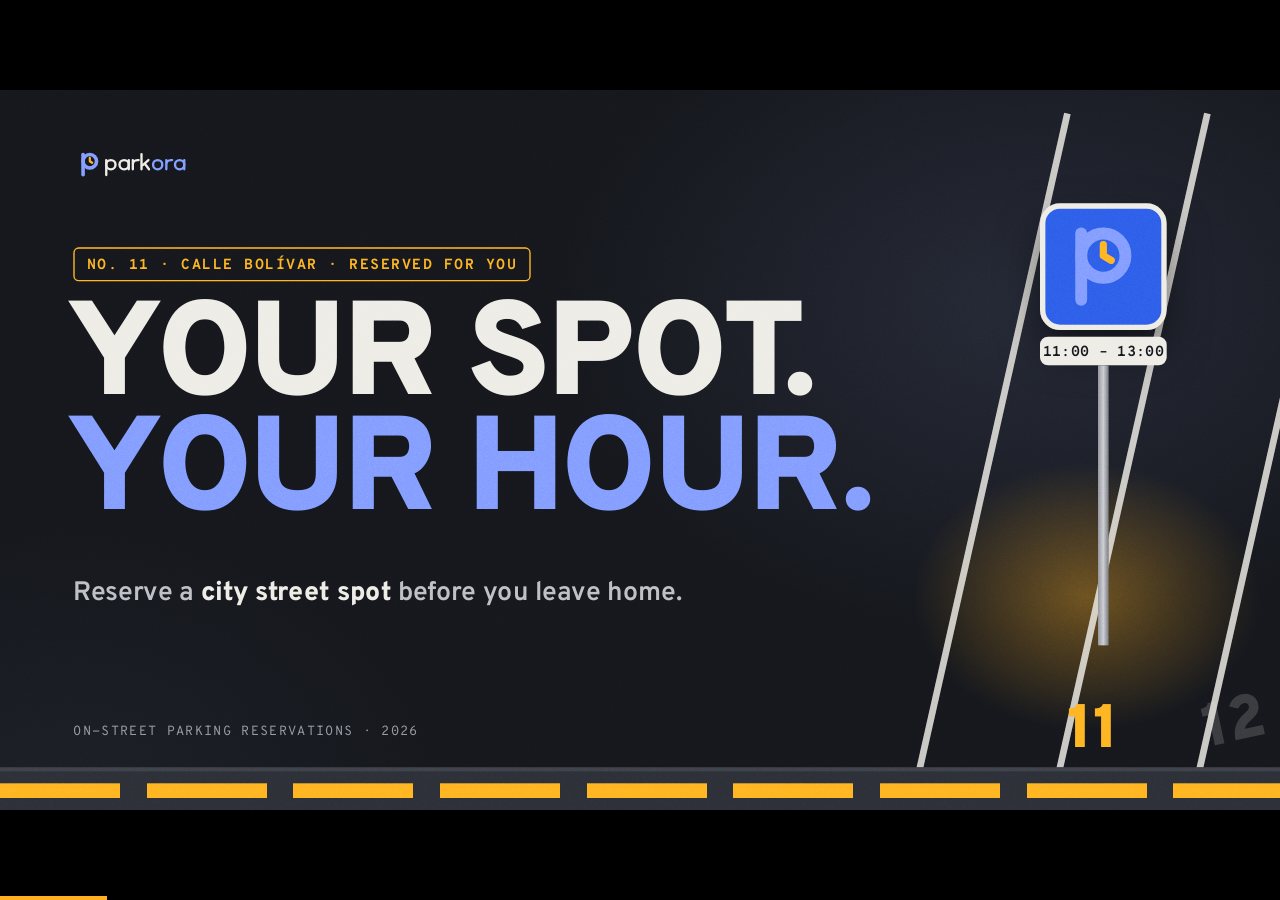
<file: presentation/parkora.html>
<!DOCTYPE html>
<html lang="en">
<head>
<meta charset="UTF-8">
<meta name="viewport" content="width=device-width, initial-scale=1.0">
<title>Parkora</title>
<link rel="preconnect" href="https://fonts.googleapis.com">
<link href="https://fonts.googleapis.com/css2?family=Overpass:ital,wght@0,400;0,600;0,800;0,900;1,600;1,800&family=Overpass+Mono:wght@500;700&display=swap" rel="stylesheet">
<style>
/* ===========================================
   THEME: "Curbside": asphalt, road paint, sign blue, curb amber.
   Change these tokens to restyle the whole deck.
   =========================================== */
:root {
  --asphalt: #14161B;
  --asphalt-2: #1D2027;
  --asphalt-3: #2A2D34;
  --paint: #EDEBE4;
  --paint-dim: #B9BBC2;
  --muted: #8E919A;
  --blue: #2B59E8;
  --blue-lite: #7C97FF;
  --amber: #FFB020;
  --red: #FF5A4E;
  --green: #3DDC84;
  --stage-bg: #000;
  --slide-bg: var(--asphalt);
  --logo-blue: var(--blue-lite);
  --logo-amber: var(--amber);
  --logo-ink: var(--paint);
  --font-display: 'Overpass', sans-serif;
  --font-mono: 'Overpass Mono', monospace;
  --ease: cubic-bezier(.2, .7, .2, 1);
}
* { margin: 0; padding: 0; box-sizing: border-box; }

/* ===========================================
   FIXED 16:9 STAGE: MANDATORY BASE STYLES (viewport-base.css)
   =========================================== */
html, body { width: 100%; height: 100%; margin: 0; overflow: hidden; background: var(--stage-bg, #000); }
.deck-viewport { position: fixed; inset: 0; overflow: hidden; background: var(--stage-bg, #000); }
.deck-stage { position: absolute; left: 0; top: 0; width: 1920px; height: 1080px; overflow: hidden; transform-origin: 0 0; background: var(--slide-bg, #fff); }
.slide { position: absolute; inset: 0; width: 1920px; height: 1080px; overflow: hidden; display: block; visibility: hidden; opacity: 0; pointer-events: none; background: var(--slide-bg, #fff); }
.slide.active, .slide.visible { visibility: visible; opacity: 1; pointer-events: auto; z-index: 1; }
img, video, canvas, svg { max-width: 100%; max-height: 100%; }
.deck-controls { position: fixed; left: 50%; bottom: 22px; transform: translateX(-50%); z-index: 1000; }
@media print {
  html, body { width: 1920px; height: auto; overflow: visible; background: #fff; }
  .deck-viewport { position: static; overflow: visible; background: #fff; }
  .deck-stage { position: static; width: auto; height: auto; transform: none !important; background: none; }
  .slide { position: relative; display: block !important; visibility: visible !important; opacity: 1 !important; pointer-events: auto !important; width: 1920px; height: 1080px; break-after: page; page-break-after: always; }
  .slide:last-child { break-after: auto; page-break-after: auto; }
  .deck-controls { display: none !important; }
}
@media (prefers-reduced-motion: reduce) {
  *, *::before, *::after { animation-duration: 0.01ms !important; transition-duration: 0.2s !important; }
}

/* ===========================================
   SLIDE SURFACE: asphalt gradient + grain overlay
   =========================================== */
.slide {
  font-family: var(--font-display); color: var(--paint);
  background: radial-gradient(1000px 700px at 80% 30%, #232733 0%, transparent 70%),
              radial-gradient(800px 600px at 5% 100%, #1b1e25 0%, transparent 70%), var(--asphalt);
}
.grain { position: absolute; inset: 0; z-index: 50; opacity: .32; mix-blend-mode: overlay; pointer-events: none; }
.lb { stroke: var(--logo-blue); } .la { stroke: var(--logo-amber); } .lk { stroke: var(--logo-ink); }

/* ===========================================
   DECK CHROME: logo, section label, page number, painted lane line
   =========================================== */
.chrome { position: absolute; left: 110px; right: 110px; top: 64px; height: 44px; display: flex; align-items: center; gap: 28px; font-family: var(--font-mono); font-size: 22px; letter-spacing: .14em; text-transform: uppercase; color: var(--muted); }
.chrome .logo { height: 40px; width: 140px; }
.chrome .sec { color: var(--amber); }
.chrome .pg { margin-left: auto; }
.lane { position: absolute; left: 110px; right: 110px; bottom: 44px; height: 6px; background: repeating-linear-gradient(90deg, rgba(237,235,228,.16) 0 80px, transparent 80px 120px); }

/* ===========================================
   TYPOGRAPHY
   =========================================== */
.abs { position: absolute; }
.title { position: absolute; left: 110px; top: 150px; font-weight: 900; font-size: 112px; line-height: .9; letter-spacing: -.02em; text-transform: uppercase; }
.amber { color: var(--amber); } .blue { color: var(--blue-lite); } .red { color: var(--red); } .dim { color: var(--muted); }
.mono { font-family: var(--font-mono); letter-spacing: .1em; text-transform: uppercase; }
.k { font-size: 36px; font-weight: 600; line-height: 1.25; color: var(--paint-dim); }
.k b { color: var(--paint); font-weight: 800; }
.big { font-weight: 900; line-height: .9; letter-spacing: -.02em; }
.chip { display: inline-flex; align-items: center; gap: 10px; font-family: var(--font-mono); font-weight: 700; font-size: 22px; letter-spacing: .08em; text-transform: uppercase; padding: 12px 18px 8px; border: 2px solid rgba(237,235,228,.3); border-radius: 8px; color: var(--paint-dim); white-space: nowrap; }
.chip.amber { border-color: var(--amber); color: var(--amber); }
.chip.blue { border-color: var(--blue-lite); color: var(--blue-lite); }
.chips { display: flex; flex-wrap: wrap; gap: 14px; }
/* Overpass's middot hugs the next word; give it even breathing room */
.sep { display: inline-block; margin: 0 .16em 0 -.08em; opacity: .7; }

/* Icons: stroke icons from the sprite, colored with currentColor */
.ic { width: 56px; height: 56px; fill: none; stroke: currentColor; stroke-width: 1.9; stroke-linecap: round; stroke-linejoin: round; flex: none; }

/* ===========================================
   SIGNATURE COMPONENT: the parking bay
   Painted lines on left, right and top, open toward the street.
   =========================================== */
.bay { position: absolute; border: 6px solid rgba(237,235,228,.8); border-bottom: 0; padding: 40px 44px; }
.bay.amber { border-color: var(--amber); box-shadow: inset 0 0 120px rgba(255,176,32,.08); }
.bay.ghost { border-color: rgba(237,235,228,.25); }
.bay .num { position: absolute; right: 30px; bottom: 18px; font-weight: 900; font-size: 80px; opacity: .12; line-height: 1; }

/* ===========================================
   MOTION: everything reveals when its slide becomes .visible
   Use style="--d:N" to stagger (N × 110 ms).
   =========================================== */
.reveal { opacity: 0; }
.slide.visible .reveal { animation: up .8s var(--ease) both; animation-delay: calc(var(--d, 0) * 110ms + 120ms); }
.slide.visible .reveal-l { animation-name: left; }
.slide.visible .reveal-s { animation-name: pop; }
@keyframes up { from { opacity: 0; transform: translateY(28px); } to { opacity: 1; transform: none; } }
@keyframes left { from { opacity: 0; transform: translateX(-40px); } to { opacity: 1; transform: none; } }
@keyframes pop { from { opacity: 0; transform: scale(.85); } to { opacity: 1; transform: none; } }
@keyframes paint { from { stroke-dashoffset: 1400; } to { stroke-dashoffset: 0; } }
@keyframes grow { from { transform: scaleX(0); } }
@keyframes drop { from { opacity: 0; transform: translateY(-40px); } to { opacity: 1; transform: none; } }
@keyframes arc { from { stroke-dashoffset: 628.3; } }
@keyframes glow { 50% { opacity: .55; } }

/* ===========================================
   TITLE + CLOSING SLIDES (street scene)
   =========================================== */
.lot { position: absolute; right: -380px; top: 0; width: 1000px; height: 1080px; max-width: none; max-height: none; }
.lot line { stroke: var(--paint); stroke-width: 10; stroke-linecap: square; opacity: .82; stroke-dasharray: 1400; stroke-dashoffset: 1400; }
.slide.visible .lot line { animation: paint 1.1s cubic-bezier(.6,0,.2,1) forwards; }
.lot .mine-glow { fill: url(#glow); opacity: 0; }
.lot .stall-mine { font-weight: 900; font-size: 92px; fill: var(--amber); opacity: 0; }
.lot .stall-num { font-weight: 900; font-size: 92px; fill: var(--paint); opacity: .16; }
.slide.visible .lot .mine-glow { animation: up 1s 1.3s forwards; }
.slide.visible .lot .stall-mine { animation: up .6s 1.4s forwards; }
.sign { position: absolute; left: 1560px; top: 170px; width: 190px; opacity: 0; }
.slide.visible .sign { animation: drop .8s 1.5s cubic-bezier(.3,1.4,.5,1) forwards; }
.plate { width: 190px; height: 190px; background: var(--blue); border-radius: 30px; border: 8px solid var(--paint); display: grid; place-items: center; box-shadow: 0 30px 60px rgba(0,0,0,.5); }
.plate svg { height: 128px; width: 100px; }
.plate .lb { stroke: #fff; }
.tab { margin: 10px auto 0; width: 190px; background: var(--paint); color: var(--asphalt); border-radius: 12px; text-align: center; font-family: var(--font-mono); font-weight: 700; font-size: 22px; padding: 10px 0 6px; }
.pole { margin: 0 auto; width: 16px; height: 420px; background: linear-gradient(90deg, #8a8d94, #c9cbd0 50%, #6c6f75); }
.curb { position: absolute; left: 0; right: 0; bottom: 0; height: 64px; background: var(--asphalt-3); border-top: 6px solid #3a3e46; }
.curb::after { content: ''; position: absolute; left: 0; top: 18px; height: 22px; width: 100%; background: repeating-linear-gradient(90deg, var(--amber) 0 180px, transparent 180px 220px); transform-origin: left; }
.slide.visible .curb::after { animation: grow 1.2s .3s cubic-bezier(.6,0,.2,1) both; }
.hero { position: absolute; left: 100px; top: 320px; font-weight: 900; font-size: 200px; line-height: .86; letter-spacing: -.02em; text-transform: uppercase; }

/* ===========================================
   SLIDE-SPECIFIC PIECES
   =========================================== */
/* Problem: coping rows */
.cope { position: absolute; left: 110px; width: 760px; display: flex; align-items: center; gap: 28px; padding: 18px 0; border-bottom: 3px dashed rgba(237,235,228,.18); }
.cope .ic { width: 60px; height: 60px; color: var(--blue-lite); }
.cope .lbl { font-size: 42px; font-weight: 800; }
.cope .n { margin-left: auto; font-size: 64px; font-weight: 900; color: var(--amber); }

/* Competition matrix */
.mx { position: absolute; left: 200px; top: 420px; width: 960px; height: 560px; display: grid; grid-template-columns: 1fr 1fr; grid-template-rows: 1fr 1fr; gap: 16px; }
.q { border: 2px solid rgba(237,235,228,.22); border-radius: 14px; padding: 26px; display: flex; flex-direction: column; gap: 12px; }
.q .mono { font-size: 20px; color: var(--muted); }
.q .co { font-size: 30px; font-weight: 700; color: var(--paint-dim); }
.q.us { border: 4px solid var(--amber); background: rgba(255,176,32,.07); align-items: center; justify-content: center; text-align: center; }
.q.us svg { height: 96px; width: 300px; }
.axis { position: absolute; font-family: var(--font-mono); font-size: 22px; letter-spacing: .16em; color: var(--paint); }
/* Vertical axis labels: rotation lives on the inner span so the reveal animation can't override it */
.axis.v { width: 40px; display: flex; align-items: center; justify-content: center; }
.axis.v span { display: block; white-space: nowrap; transform: rotate(-90deg); }

/* Experiment gauges */
.gauge { position: absolute; top: 300px; width: 320px; text-align: center; }
.gauge svg { width: 260px; height: 260px; }
.gauge .bg { stroke: rgba(237,235,228,.12); }
.gauge .arcp { stroke-dasharray: 628.3; transform: rotate(-90deg); transform-origin: 120px 120px; }
.slide.visible .gauge .arcp { animation: arc 1.4s .5s var(--ease) both; }
.gauge .pct { font-size: 64px; font-weight: 900; fill: var(--paint); font-family: var(--font-display); }
.gauge .lbl { margin-top: 16px; font-size: 32px; font-weight: 800; line-height: 1.15; }
.gauge .tgt { margin-top: 10px; font-family: var(--font-mono); font-size: 20px; letter-spacing: .1em; color: var(--muted); }
.verdict { display: inline-flex; align-items: center; justify-content: center; width: 52px; height: 52px; border-radius: 50%; margin-top: 14px; }
.verdict .ic { width: 32px; height: 32px; stroke-width: 3; }
.verdict.ok { background: var(--blue); color: #fff; } .verdict.no { background: var(--red); color: #fff; }

/* Assumption ladder */
.step-box { position: absolute; left: 110px; width: 600px; padding: 26px 30px; border-radius: 14px; display: flex; gap: 22px; align-items: center; }
.step-box .t { font-size: 38px; font-weight: 900; text-transform: uppercase; line-height: 1; }
.step-box .s { font-size: 26px; font-weight: 600; color: var(--paint-dim); margin-top: 8px; }

/* Stat bays (learned) */
.stat { display: flex; flex-direction: column; }
.stat .big { font-size: 110px; color: var(--amber); }
.stat .k { margin-top: 14px; font-size: 32px; }
.stat .arrow { margin-top: auto; padding-bottom: 6px; font-size: 32px; font-weight: 800; color: var(--paint); display: flex; gap: 12px; align-items: center; }
.stat .arrow .ic { width: 34px; height: 34px; color: var(--amber); stroke-width: 2.5; }

/* Roles (MVP) */
.role { position: absolute; left: 110px; display: flex; align-items: center; gap: 26px; }
.role .ic { width: 64px; height: 64px; color: var(--blue-lite); }
.role .t { font-size: 38px; font-weight: 900; text-transform: uppercase; }
.role .s { font-size: 28px; font-weight: 600; color: var(--paint-dim); }

/* Demo slide */
.steps { position: absolute; left: 110px; top: 470px; width: 760px; }
.dstep { display: flex; align-items: center; gap: 26px; height: 74px; font-size: 40px; font-weight: 800; color: rgba(237,235,228,.35); transition: color .3s; }
.dstep .no { width: 58px; height: 58px; border: 4px solid currentColor; border-radius: 10px; display: grid; place-items: center; font-size: 28px; font-weight: 900; transition: background .3s, border-color .3s, color .3s; }
.dstep.done { color: var(--paint-dim); }
.dstep.on { color: var(--paint); }
.dstep.on .no { background: var(--amber); border-color: var(--amber); color: var(--asphalt); }
.phone { position: absolute; left: 1150px; top: 96px; width: 438px; height: 892px; border-radius: 64px; background: #0b0c0f; border: 4px solid #3a3e46; padding: 20px; box-shadow: 0 40px 100px rgba(0,0,0,.6), 0 0 0 10px #1a1c21; }
.phone iframe { width: 390px; height: 844px; border: 0; border-radius: 44px; background: #f4f5f7; display: block; pointer-events: none; }
.phone-glow { position: absolute; left: 1000px; top: 300px; width: 740px; height: 600px; background: radial-gradient(closest-side, rgba(255,176,32,.22), transparent); }
.slide.visible .phone-glow { animation: glow 4s ease-in-out infinite; }
.replay { position: absolute; left: 110px; top: 950px; background: none; border: 2px solid rgba(237,235,228,.3); color: var(--paint-dim); font-family: var(--font-mono); font-size: 20px; letter-spacing: .12em; padding: 10px 18px 6px; border-radius: 8px; cursor: pointer; }
.replay:hover { border-color: var(--amber); color: var(--amber); }

/* Pricing split bar */
.split { position: absolute; left: 640px; top: 450px; width: 1170px; height: 150px; display: flex; border-radius: 14px; overflow: hidden; transform-origin: left; }
.slide.visible .split { animation: grow 1.1s .4s var(--ease) both; }
.split > div { display: flex; flex-direction: column; justify-content: center; padding: 0 34px; }
.split .city { flex: 9; background: var(--blue); }
.split .us { flex: 1.6; background: var(--amber); color: var(--asphalt); align-items: center; padding: 0; }
.split .v { font-size: 64px; font-weight: 900; line-height: 1; }
.split .l { font-family: var(--font-mono); font-size: 20px; letter-spacing: .12em; margin-top: 8px; text-transform: uppercase; }

/* Go-to-market route */
.road { position: absolute; left: 0; right: 0; top: 640px; height: 70px; background: var(--asphalt-3); }
.road::after { content: ''; position: absolute; left: 0; right: 0; top: 32px; height: 6px; background: repeating-linear-gradient(90deg, var(--paint) 0 70px, transparent 70px 120px); opacity: .5; transform-origin: left; }
.slide.visible .road::after { animation: grow 1.4s .2s var(--ease) both; }
.stop { position: absolute; top: 600px; width: 520px; }
.stop .pin { width: 150px; height: 150px; border-radius: 26px; background: var(--blue); border: 7px solid var(--paint); display: grid; place-items: center; font-size: 76px; font-weight: 900; color: #fff; box-shadow: 0 20px 40px rgba(0,0,0,.45); }
.stop.first .pin { background: var(--amber); color: var(--asphalt); }
.stop h3 { margin-top: 36px; font-size: 44px; font-weight: 900; text-transform: uppercase; line-height: 1; }
.stop .k { margin-top: 16px; font-size: 32px; }

/* What's next table */
.nx { position: absolute; left: 110px; right: 110px; display: grid; grid-template-columns: 620px 440px 1fr; column-gap: 40px; align-items: center; }
.nx.head { top: 440px; font-family: var(--font-mono); font-size: 22px; letter-spacing: .16em; color: var(--muted); }
.nx.row { height: 160px; border-top: 3px dashed rgba(237,235,228,.2); }
.nx .test { display: flex; align-items: center; gap: 24px; font-size: 38px; font-weight: 800; line-height: 1.1; }
.nx .test .ic { width: 58px; height: 58px; color: var(--blue-lite); }
.nx .kill { font-size: 34px; font-weight: 800; color: var(--red); display: flex; gap: 14px; align-items: center; }
.nx .kill .ic { width: 40px; height: 40px; stroke-width: 2.4; }
.nx .piv { font-size: 32px; font-weight: 900; color: var(--amber); display: flex; gap: 16px; align-items: center; text-transform: uppercase; line-height: 1.05; }
.nx .piv .ic { width: 44px; height: 44px; stroke-width: 2.6; }

/* ===========================================
   PROGRESS BAR + EDIT MODE (outside the stage)
   =========================================== */
.progress { position: fixed; left: 0; bottom: 0; height: 4px; background: var(--amber); z-index: 1000; transition: width .4s var(--ease); }
.edit-hotzone { position: fixed; top: 0; left: 0; width: 80px; height: 80px; z-index: 10000; cursor: pointer; }
.edit-toggle { position: fixed; top: 16px; left: 16px; z-index: 10001; width: 44px; height: 44px; border-radius: 10px; border: 2px solid var(--amber); background: var(--asphalt); color: var(--amber); font-size: 20px; cursor: pointer; opacity: 0; pointer-events: none; transition: opacity .3s ease; }
.edit-toggle.show, .edit-toggle.active { opacity: 1; pointer-events: auto; }
.edit-toggle.active { background: var(--amber); color: var(--asphalt); }
body.editing [contenteditable="true"] { outline: 2px dashed rgba(255,176,32,.6); outline-offset: 4px; }
</style>
</head>
<body>

<!-- ===========================================
     SVG SPRITE: logo + icons (referenced with <use>)
     =========================================== -->
<svg width="0" height="0" style="position:absolute" aria-hidden="true">
  <defs>
    <symbol id="logo" viewBox="10.25 -4 224.3 72"><g transform="translate(-4 0)" fill="none" stroke-linecap="round" stroke-linejoin="round"><path d="M22 11V53" class="lb" stroke-width="7.5"/><circle cx="36" cy="25" r="14" class="lb" stroke-width="7.5"/><path d="M36 25V18M36 25L41 28" class="la" stroke-width="4.5"/></g><g transform="translate(63.75 8) scale(0.6)" fill="none" stroke-width="8" stroke-linecap="round" stroke-linejoin="round"><g class="lk"><path d="M4 24V76"/><circle cx="20" cy="40" r="16"/><circle cx="66" cy="40" r="16"/><path d="M82 24V56"/><path d="M96 24V56M96 40A16 16 0 0 1 112 24H116"/><path d="M126 4V56M150 24L130 42M137 36L152 56"/></g><g class="lb"><circle cx="182" cy="40" r="16"/><path d="M212 24V56M212 40A16 16 0 0 1 228 24H232"/><circle cx="258" cy="40" r="16"/><path d="M274 24V56"/></g></g></symbol>
    <symbol id="logo-icon" viewBox="12 5 40 54"><g transform="translate(-4 0)" fill="none" stroke-linecap="round" stroke-linejoin="round"><path d="M22 11V53" class="lb" stroke-width="7.5"/><circle cx="36" cy="25" r="14" class="lb" stroke-width="7.5"/><path d="M36 25V18M36 25L41 28" class="la" stroke-width="4.5"/></g></symbol>
    <symbol id="i-car" viewBox="0 0 24 24"><path d="M3 17v-4.5l2.2-5A2 2 0 0 1 7 6.3h10a2 2 0 0 1 1.8 1.2l2.2 5V17"/><path d="M3 12.5h18M5 17h1.5M17.5 17H19M9.5 17h5"/><circle cx="7.5" cy="17" r="2"/><circle cx="16.5" cy="17" r="2"/></symbol>
    <symbol id="i-loop" viewBox="0 0 24 24"><path d="M20.5 12a8.5 8.5 0 1 1-2.6-6.1L20.5 8.5"/><path d="M20.5 3.5v5h-5"/></symbol>
    <symbol id="i-clock" viewBox="0 0 24 24"><circle cx="12" cy="12" r="9"/><path d="M12 7v5l3.2 2"/></symbol>
    <symbol id="i-walk" viewBox="0 0 24 24"><circle cx="13.5" cy="4" r="1.8"/><path d="M8 21l2.5-6.5L13 17v4M7 11.5l3-3.5 3.5 1 2.5 3.5 2.5.5M10.5 14.5l1.5-5.5"/></symbol>
    <symbol id="i-building" viewBox="0 0 24 24"><path d="M3 21h18M5 21V10M19 21V10M9.5 21v-7M14.5 21v-7M2.5 10L12 4l9.5 6z"/></symbol>
    <symbol id="i-phone" viewBox="0 0 24 24"><rect x="6" y="2.5" width="12" height="19" rx="2.5"/><path d="M11 18.5h2"/></symbol>
    <symbol id="i-shield" viewBox="0 0 24 24"><path d="M12 3l8 3v6c0 5-3.5 8-8 9-4.5-1-8-4-8-9V6z"/><path d="M9 12l2 2 4-4"/></symbol>
    <symbol id="i-chart" viewBox="0 0 24 24"><path d="M5 20V11M11 20V5M17 20v-7M22 20H2"/></symbol>
    <symbol id="i-lock" viewBox="0 0 24 24"><rect x="4.5" y="11" width="15" height="10" rx="2"/><path d="M8 11V7.5a4 4 0 0 1 8 0V11"/></symbol>
    <symbol id="i-check" viewBox="0 0 24 24"><path d="M5 12.5l4.5 4.5L19 7.5"/></symbol>
    <symbol id="i-x" viewBox="0 0 24 24"><path d="M6.5 6.5l11 11M17.5 6.5l-11 11"/></symbol>
    <symbol id="i-alert" viewBox="0 0 24 24"><path d="M12 3.5l9.5 17h-19z"/><path d="M12 10v4.5M12 17.5h.01"/></symbol>
    <symbol id="i-qr" viewBox="0 0 24 24"><rect x="3" y="3" width="7" height="7" rx="1"/><rect x="14" y="3" width="7" height="7" rx="1"/><rect x="3" y="14" width="7" height="7" rx="1"/><path d="M14 14h3v3M21 14v7h-4M14 21v-3"/></symbol>
    <symbol id="i-chat" viewBox="0 0 24 24"><path d="M20.5 12a8.5 8.5 0 0 1-12.3 7.6L3.5 21l1.4-4.6A8.5 8.5 0 1 1 20.5 12z"/></symbol>
    <symbol id="i-globe" viewBox="0 0 24 24"><circle cx="12" cy="12" r="9"/><path d="M3 12h18M12 3a14 14 0 0 1 0 18M12 3a14 14 0 0 0 0 18"/></symbol>
    <symbol id="i-sign" viewBox="0 0 24 24"><path d="M12 3v18M5 6h12l3 3-3 3H5z"/></symbol>
    <symbol id="i-search" viewBox="0 0 24 24"><circle cx="11" cy="11" r="7"/><path d="M20 20l-4-4"/></symbol>
    <symbol id="i-arrow" viewBox="0 0 24 24"><path d="M4 12h16M14 6l6 6-6 6"/></symbol>
    <symbol id="i-users" viewBox="0 0 24 24"><circle cx="9" cy="8" r="3.5"/><path d="M2.5 20a6.5 6.5 0 0 1 13 0M16 4.5a3.5 3.5 0 0 1 0 7M18 14a6 6 0 0 1 3.5 6"/></symbol>
    <symbol id="i-refund" viewBox="0 0 24 24"><path d="M3.5 12a8.5 8.5 0 1 0 2.6-6.1L3.5 8.5"/><path d="M3.5 3.5v5h5"/><path d="M12 8v8"/></symbol>
    <symbol id="i-page" viewBox="0 0 24 24"><rect x="3" y="4" width="18" height="16" rx="2"/><path d="M3 9h18M7 13h6M7 16h10"/></symbol>
    <radialGradient id="glow"><stop offset="0" stop-color="#FFB020" stop-opacity=".35"/><stop offset="1" stop-color="#FFB020" stop-opacity="0"/></radialGradient>
    <filter id="n"><feTurbulence type="fractalNoise" baseFrequency=".9" numOctaves="3" stitchTiles="stitch"/><feColorMatrix values="0 0 0 0 1  0 0 0 0 1  0 0 0 0 1  0 0 0 .55 0"/></filter>
  </defs>
</svg>

<div class="deck-viewport">
<main class="deck-stage" id="deckStage">

<!-- ===========================================
     01 · TITLE
     =========================================== -->
<section class="slide" data-label="Title">
  <svg class="lot" viewBox="0 0 1000 1080" aria-hidden="true">
    <ellipse class="mine-glow" cx="330" cy="760" rx="260" ry="200"/>
    <line x1="80" y1="1016" x2="300" y2="40" style="animation-delay:.2s"/>
    <line x1="290" y1="1016" x2="510" y2="40" style="animation-delay:.32s"/>
    <line x1="500" y1="1016" x2="720" y2="40" style="animation-delay:.44s"/>
    <line x1="710" y1="1016" x2="930" y2="40" style="animation-delay:.56s"/>
    <text class="stall-mine" x="300" y="985" transform="rotate(-12 300 985)">11</text>
    <text class="stall-num" x="510" y="985" transform="rotate(-12 510 985)">12</text>
  </svg>
  <div class="sign"><div class="plate"><svg><use href="#logo-icon"/></svg></div><div class="tab">11:00 – 13:00</div><div class="pole"></div></div>
  <svg class="abs reveal" style="left:110px;top:86px;width:180px;height:52px;--d:0"><use href="#logo"/></svg>
  <div class="chip amber abs reveal" style="left:110px;top:236px;--d:1">No. 11 · Calle Bolívar · Reserved for you</div>
  <h1 class="hero reveal" style="--d:2">Your spot.<br><span class="blue">Your hour.</span></h1>
  <p class="abs k reveal" style="left:110px;top:730px;width:1100px;font-size:40px;--d:4">Reserve a <b>city street spot</b> before you leave home.</p>
  <div class="abs mono reveal" style="left:110px;bottom:104px;font-size:20px;color:var(--muted);--d:5">On-street parking reservations · 2026</div>
  <div class="curb"></div>
</section>

<!-- ===========================================
     02 · THE PROBLEM
     =========================================== -->
<section class="slide" data-label="Problem">
  <header class="chrome"><svg class="logo"><use href="#logo"/></svg><span class="sec">01 · The problem</span><span class="pg">02 / 12</span></header>
  <h2 class="title reveal" style="--d:0">Circling.<br>Hoping.<br><span class="amber">Giving up.</span></h2>

  <div class="abs mono reveal" style="left:110px;top:520px;font-size:22px;color:var(--muted);--d:2">How drivers cope today · survey</div>
  <div class="cope reveal reveal-l" style="top:560px;--d:3"><svg class="ic"><use href="#i-loop"/></svg><span class="lbl">Circle the block</span><span class="n">6/7</span></div>
  <div class="cope reveal reveal-l" style="top:680px;--d:4"><svg class="ic"><use href="#i-clock"/></svg><span class="lbl">Leave earlier</span><span class="n">5/7</span></div>
  <div class="cope reveal reveal-l" style="top:800px;--d:5"><svg class="ic"><use href="#i-walk"/></svg><span class="lbl">Park far &amp; walk</span><span class="n">5/7</span></div>

  <!-- A full city block with a car circling it -->
  <svg class="abs reveal" style="left:980px;top:150px;width:840px;height:470px;--d:1" viewBox="0 0 820 460" aria-hidden="true">
    <path id="roadPath" d="M180 30 H640 A60 60 0 0 1 700 90 V370 A60 60 0 0 1 640 430 H180 A60 60 0 0 1 120 370 V90 A60 60 0 0 1 180 30 Z" fill="none" stroke="#2A2D34" stroke-width="58"/>
    <path d="M180 30 H640 A60 60 0 0 1 700 90 V370 A60 60 0 0 1 640 430 H180 A60 60 0 0 1 120 370 V90 A60 60 0 0 1 180 30 Z" fill="none" stroke="#EDEBE4" stroke-opacity=".35" stroke-width="3" stroke-dasharray="18 16"/>
    <rect x="175" y="85" width="470" height="290" rx="14" fill="#1A1C22" stroke="#3a3e46" stroke-width="3"/>
    <g fill="#4a4e57">
      <rect x="200" y="96" width="44" height="22" rx="5"/><rect x="256" y="96" width="44" height="22" rx="5"/><rect x="312" y="96" width="44" height="22" rx="5"/><rect x="368" y="96" width="44" height="22" rx="5"/><rect x="424" y="96" width="44" height="22" rx="5"/><rect x="480" y="96" width="44" height="22" rx="5"/><rect x="536" y="96" width="44" height="22" rx="5"/><rect x="592" y="96" width="40" height="22" rx="5"/>
      <rect x="200" y="342" width="44" height="22" rx="5"/><rect x="256" y="342" width="44" height="22" rx="5"/><rect x="312" y="342" width="44" height="22" rx="5"/><rect x="368" y="342" width="44" height="22" rx="5"/><rect x="424" y="342" width="44" height="22" rx="5"/><rect x="480" y="342" width="44" height="22" rx="5"/><rect x="536" y="342" width="44" height="22" rx="5"/><rect x="592" y="342" width="40" height="22" rx="5"/>
    </g>
    <text x="410" y="246" text-anchor="middle" font-family="Overpass Mono" font-weight="700" font-size="30" fill="#FF5A4E" letter-spacing="4">FULL</text>
    <g>
      <rect x="-26" y="-14" width="52" height="28" rx="8" fill="#7C97FF"/><rect x="6" y="-10" width="12" height="20" rx="3" fill="#14161B" opacity=".55"/>
      <circle cx="26" cy="-9" r="3.5" fill="#FFB020"/><circle cx="26" cy="9" r="3.5" fill="#FFB020"/>
      <animateMotion dur="5s" repeatCount="indefinite" rotate="auto"><mpath href="#roadPath"/></animateMotion>
    </g>
  </svg>
  <div class="abs big amber reveal reveal-s" style="left:990px;top:680px;font-size:220px;--d:6">2/7</div>
  <div class="abs reveal" style="left:1440px;top:705px;width:370px;--d:7"><div style="font-size:46px;font-weight:900;line-height:1;text-transform:uppercase">Found no spot</div><div class="k" style="margin-top:10px">and left</div></div>
  <div class="chips abs reveal" style="left:990px;top:920px;--d:8"><span class="chip">+ Traffic</span><span class="chip">+ Stress</span><span class="chip">Car watchers ≠ a spot</span></div>
  <div class="lane"></div>
</section>

<!-- ===========================================
     03 · WHO IT'S FOR
     =========================================== -->
<section class="slide" data-label="Who">
  <header class="chrome"><svg class="logo"><use href="#logo"/></svg><span class="sec">02 · Who it's for</span><span class="pg">03 / 12</span></header>
  <h2 class="title reveal" style="--d:0">Two customers.</h2>

  <div class="bay reveal" style="left:110px;top:330px;width:790px;height:600px;--d:1">
    <div style="display:flex;align-items:center;gap:24px"><svg class="ic blue" style="width:96px;height:96px"><use href="#i-car"/></svg><span class="chip blue">Uses it · pays per reservation</span></div>
    <div style="font-size:66px;font-weight:900;text-transform:uppercase;margin-top:30px">Driver</div>
    <div class="k" style="margin-top:22px;line-height:1.55"><b>Private car</b><br>≥ 1× / week to hard areas<br>Stays <b>1–4 h</b><br>Downtown <span class="sep">·</span> markets <span class="sep">·</span> hospitals</div>
    <span class="num">A</span>
  </div>
  <div class="bay amber reveal" style="left:1020px;top:330px;width:790px;height:600px;--d:2">
    <div style="display:flex;align-items:center;gap:24px"><svg class="ic amber" style="width:96px;height:96px"><use href="#i-building"/></svg><span class="chip amber">Approves &amp; pays · B2G</span></div>
    <div style="font-size:66px;font-weight:900;text-transform:uppercase;margin-top:30px;white-space:nowrap">City government</div>
    <div class="k" style="margin-top:22px;line-height:1.55"><b>Owns the street</b><br>Sets rates <span class="sep">·</span> zones <span class="sep">·</span> fines<br>Wants less traffic &amp; order<br>Gets prepaid revenue + data</div>
    <span class="num">B</span>
  </div>
  <div class="abs mono reveal" style="left:110px;top:965px;font-size:22px;color:var(--muted);--d:4">Out: taxis &amp; quick stops → casual zones, no reservation</div>
</section>

<!-- ===========================================
     04 · COMPETITION
     =========================================== -->
<section class="slide" data-label="Competition">
  <header class="chrome"><svg class="logo"><use href="#logo"/></svg><span class="sec">03 · Competition</span><span class="pg">04 / 12</span></header>
  <h2 class="title reveal" style="font-size:100px;--d:0">Nobody reserves<br>the <span class="amber">street.</span></h2>

  <div class="axis reveal" style="left:200px;top:378px;width:472px;text-align:center;--d:1">PAY</div>
  <div class="axis reveal" style="left:688px;top:378px;width:472px;text-align:center;--d:1">RESERVE</div>
  <div class="axis v reveal" style="left:136px;top:420px;height:272px;--d:1"><span>ON-STREET</span></div>
  <div class="axis v reveal" style="left:136px;top:708px;height:272px;--d:1"><span>GARAGES · LOTS</span></div>
  <div class="mx">
    <div class="q reveal" style="--d:2"><span class="co">Innova <span class="sep">·</span> Mis Cuentas</span><span class="co">PayByPhone <span class="sep">·</span> EasyPark</span><span class="co">Blinkay <span class="sep">·</span> ZPP Bogotá</span><span class="mono" style="margin-top:auto">Pay once you've found a spot</span></div>
    <div class="q us reveal reveal-s" style="--d:5"><svg><use href="#logo"/></svg><span class="mono amber" style="font-size:22px">Only one here</span></div>
    <div class="q reveal" style="--d:3"><span class="co">Private lots <span class="sep">·</span> cash</span><span class="co">Car watchers <span class="sep">·</span> tip</span><span class="mono" style="margin-top:auto">Pricier, or no guarantee</span></div>
    <div class="q reveal" style="--d:4"><span class="co">SpotHero <span class="sep">·</span> ParkWhiz</span><span class="co">JustPark <span class="sep">·</span> ParkMobile</span><span class="co">Estacionate <span class="sep">·</span> YaLlegOK</span><span class="mono" style="margin-top:auto">Private lots &amp; garages only</span></div>
  </div>

  <div class="abs reveal" style="left:1260px;top:380px;width:560px;--d:6">
    <div class="mono amber" style="font-size:22px">Why Parkora</div>
    <div style="display:flex;gap:22px;margin-top:30px"><svg class="ic blue"><use href="#i-car"/></svg><div class="k"><b>Lot certainty</b><br>at street price<br>before leaving home</div></div>
    <div style="display:flex;gap:22px;margin-top:40px"><svg class="ic amber"><use href="#i-building"/></svg><div class="k"><b>Prepaid + data</b><br>City keeps control<br>of rates &amp; zones</div></div>
  </div>
  <div class="abs reveal" style="left:1260px;top:830px;width:550px;--d:7">
    <div class="chip" style="white-space:normal;line-height:1.35">Curb reservations exist only for delivery loading zones</div>
  </div>
  <div class="lane"></div>
</section>

<!-- ===========================================
     05 · THE EXPERIMENT
     =========================================== -->
<section class="slide" data-label="Experiment">
  <header class="chrome"><svg class="logo"><use href="#logo"/></svg><span class="sec">04 · The experiment</span><span class="pg">05 / 12</span></header>
  <h2 class="title reveal" style="font-size:100px;--d:0">Test drivers <span class="amber">first.</span></h2>

  <div class="step-box reveal reveal-l" style="top:300px;border:3px dashed rgba(237,235,228,.3);--d:1">
    <svg class="ic dim" style="width:64px;height:64px"><use href="#i-lock"/></svg>
    <div><div class="t dim">#1 <span class="sep">·</span> City wants it</div><div class="s">Biggest risk <span class="sep">·</span> can't test in a week</div></div>
  </div>
  <svg class="abs reveal" style="left:380px;top:440px;width:60px;height:70px;color:var(--amber);--d:2" viewBox="0 0 24 28" fill="none" stroke="currentColor" stroke-width="2.4" stroke-linecap="round"><path d="M12 2v22M5 17l7 7 7-7"/></svg>
  <div class="step-box reveal reveal-l" style="top:520px;border:4px solid var(--amber);background:rgba(255,176,32,.07);--d:3">
    <svg class="ic amber" style="width:64px;height:64px"><use href="#i-car"/></svg>
    <div><div class="t">#2–4 <span class="sep">·</span> Drivers</div><div class="s">Pain? <span class="sep">·</span> Plan ahead? <span class="sep">·</span> Pay?</div></div>
  </div>
  <div class="chips abs reveal" style="left:110px;top:706px;width:620px;gap:12px;--d:4"><span class="chip">Online survey</span><span class="chip">WhatsApp</span><span class="chip">Cochabamba</span><span class="chip amber">Criteria set before</span><span class="chip amber">n = 7</span></div>

  <!-- Gauges: r=100 → circumference 628.3; dashoffset = 628.3 × (1 − pct) -->
  <div class="gauge reveal" style="left:780px;--d:5">
    <svg viewBox="0 0 240 240"><circle class="bg" cx="120" cy="120" r="100" fill="none" stroke-width="22"/><circle class="arcp" cx="120" cy="120" r="100" fill="none" stroke="#FF5A4E" stroke-width="22" stroke-linecap="round" style="stroke-dashoffset:358.1"/><g transform="rotate(216 120 120)"><line x1="120" y1="4" x2="120" y2="36" stroke="#FFB020" stroke-width="6"/></g><text class="pct" x="120" y="142" text-anchor="middle">43%</text></svg>
    <div class="lbl">Lose ≥ 10 min<br>every week</div><div class="tgt">Target ≥ 60%</div><div class="verdict no"><svg class="ic"><use href="#i-x"/></svg></div>
  </div>
  <div class="gauge reveal" style="left:1130px;--d:6">
    <svg viewBox="0 0 240 240"><circle class="bg" cx="120" cy="120" r="100" fill="none" stroke-width="22"/><circle class="arcp" cx="120" cy="120" r="100" fill="none" stroke="#7C97FF" stroke-width="22" stroke-linecap="round" style="stroke-dashoffset:88"/><g transform="rotate(180 120 120)"><line x1="120" y1="4" x2="120" y2="36" stroke="#FFB020" stroke-width="6"/></g><text class="pct" x="120" y="142" text-anchor="middle">86%</text></svg>
    <div class="lbl">Know times<br>≥ 30 min ahead</div><div class="tgt">Target ≥ 50%</div><div class="verdict ok"><svg class="ic"><use href="#i-check"/></svg></div>
  </div>
  <div class="gauge reveal" style="left:1480px;--d:7">
    <svg viewBox="0 0 240 240"><circle class="bg" cx="120" cy="120" r="100" fill="none" stroke-width="22"/><circle class="arcp" cx="120" cy="120" r="100" fill="none" stroke="#7C97FF" stroke-width="22" stroke-linecap="round" style="stroke-dashoffset:88"/><g transform="rotate(144 120 120)"><line x1="120" y1="4" x2="120" y2="36" stroke="#FFB020" stroke-width="6"/></g><text class="pct" x="120" y="142" text-anchor="middle">86%</text></svg>
    <div class="lbl">Pay same<br>or more</div><div class="tgt">Target ≥ 40%</div><div class="verdict ok"><svg class="ic"><use href="#i-check"/></svg></div>
  </div>

  <div class="abs reveal" style="left:110px;top:860px;width:1700px;height:120px;border:3px solid var(--amber);border-radius:14px;display:flex;align-items:center;gap:30px;padding:0 36px;--d:9">
    <svg class="ic amber" style="width:60px;height:60px"><use href="#i-alert"/></svg>
    <span class="big amber" style="font-size:64px">0/7</span>
    <span style="font-size:38px;font-weight:800">left their WhatsApp</span>
    <span class="mono" style="margin-left:auto;font-size:22px;color:var(--paint-dim)">Stated ≠ committed · signal, not proof</span>
  </div>
</section>

<!-- ===========================================
     06 · WHAT I LEARNED
     =========================================== -->
<section class="slide" data-label="Learned">
  <header class="chrome"><svg class="logo"><use href="#logo"/></svg><span class="sec">05 · What I learned</span><span class="pg">06 / 12</span></header>
  <h2 class="title reveal" style="font-size:132px;--d:0">Certainty<br><span class="amber">&gt;</span> minutes</h2>
  <blockquote class="abs reveal" style="left:1060px;top:170px;width:750px;border-left:8px solid var(--amber);padding-left:36px;--d:1">
    <p style="font-size:44px;font-weight:800;font-style:italic;line-height:1.2">“Quite a bit more, if it really guarantees me the spot.”</p>
    <p class="mono" style="margin-top:20px;font-size:20px;color:var(--muted)">Survey respondent · translated</p>
  </blockquote>

  <div class="bay stat reveal" style="left:110px;top:470px;width:540px;height:330px;padding:34px 40px;--d:3">
    <div class="big">4/6</div><div class="k">fear their spot won't be respected</div>
    <div class="arrow"><svg class="ic"><use href="#i-arrow"/></svg>Enforcement = core</div>
  </div>
  <div class="bay stat reveal" style="left:690px;top:470px;width:540px;height:330px;padding:34px 40px;--d:4">
    <div class="big">1–4 h</div><div class="k">typical stay, not the 1 h we assumed</div>
    <div class="arrow"><svg class="ic"><use href="#i-arrow"/></svg>Revenue recalculated</div>
  </div>
  <div class="bay stat reveal" style="left:1270px;top:470px;width:540px;height:330px;padding:34px 40px;--d:5">
    <div class="big">29%</div><div class="k">of mentions point to Centro, the #1 area</div>
    <div class="arrow"><svg class="ic"><use href="#i-arrow"/></svg>MVP: Centro only</div>
  </div>

  <div class="abs reveal" style="left:110px;top:850px;display:flex;align-items:center;gap:30px;--d:7">
    <span style="font-size:44px;font-weight:900;text-transform:uppercase;color:var(--muted);text-decoration:line-through;text-decoration-color:var(--red);text-decoration-thickness:6px">Save time</span>
    <svg class="ic amber" style="width:52px;height:52px;stroke-width:2.6"><use href="#i-arrow"/></svg>
    <span style="font-size:44px;font-weight:900;text-transform:uppercase">Arrive with your spot <span class="amber">guaranteed</span></span>
  </div>
  <div class="chips abs reveal" style="left:110px;top:950px;align-items:center;--d:8"><span class="mono" style="font-size:20px;color:var(--muted);margin-right:6px">Still assuming:</span><span class="chip">City buys in</span><span class="chip">Say → pay</span><span class="chip">Beyond my circle</span><span class="chip">Fines deter</span></div>
</section>

<!-- ===========================================
     07 · THE MVP
     =========================================== -->
<section class="slide" data-label="MVP">
  <header class="chrome"><svg class="logo"><use href="#logo"/></svg><span class="sec">06 · Smallest useful version</span><span class="pg">07 / 12</span></header>
  <h2 class="title reveal" style="font-size:104px;--d:0">3 blocks.<br>30 spots.<br><span class="amber">One pilot.</span></h2>

  <div class="role reveal reveal-l" style="top:500px;--d:2"><svg class="ic"><use href="#i-phone"/></svg><div><div class="t">Driver</div><div class="s">Find <span class="sep">·</span> reserve <span class="sep">·</span> pay by QR</div></div></div>
  <div class="role reveal reveal-l" style="top:615px;--d:3"><svg class="ic"><use href="#i-shield"/></svg><div><div class="t">Attendant</div><div class="s">Check plate <span class="sep">·</span> fine</div></div></div>
  <div class="role reveal reveal-l" style="top:730px;--d:4"><svg class="ic"><use href="#i-chart"/></svg><div><div class="t">City</div><div class="s">Live dashboard</div></div></div>
  <div class="chips abs reveal" style="left:110px;top:860px;width:760px;--d:5"><span class="chip">Web app · no install</span><span class="chip">No sensors</span><span class="chip amber">Centro · Cochabamba</span></div>

  <!-- Pilot map: dots are generated by script (see PILOT MAP below) -->
  <svg id="pilotMap" class="abs reveal" style="left:900px;top:150px;width:910px;height:550px;--d:1" viewBox="0 0 930 560" aria-hidden="true">
    <rect x="20" y="70" width="210" height="440" rx="12" fill="#1C3326"/>
    <text x="125" y="290" text-anchor="middle" font-family="Overpass Mono" font-size="18" fill="#6FBF8E" letter-spacing="3" transform="rotate(-90 125 290)">PLAZA 14 DE SEPTIEMBRE</text>
    <rect x="250" y="70" width="680" height="70" fill="#2A2D34"/>
    <rect x="830" y="70" width="70" height="440" fill="#2A2D34"/>
    <rect x="250" y="440" width="680" height="70" fill="#2A2D34"/>
    <rect x="250" y="160" width="560" height="260" rx="10" fill="#1A1C22" stroke="#3a3e46" stroke-width="2"/>
    <path d="M250 105H930M865 70V510M250 475H930" stroke="#EDEBE4" stroke-opacity=".3" stroke-width="3" stroke-dasharray="16 14" fill="none"/>
    <text x="270" y="52" font-family="Overpass Mono" font-size="18" fill="#8E919A" letter-spacing="3">CALLE BOLÍVAR</text>
    <text x="270" y="542" font-family="Overpass Mono" font-size="18" fill="#8E919A" letter-spacing="3">CALLE SUCRE</text>
    <text x="915" y="290" text-anchor="middle" font-family="Overpass Mono" font-size="18" fill="#8E919A" letter-spacing="3" transform="rotate(90 915 290)">25 DE MAYO</text>
    <g id="dots"></g>
  </svg>
  <div class="chips abs reveal" style="left:960px;top:720px;gap:28px;--d:3">
    <span class="mono" style="font-size:20px;color:var(--paint-dim)"><span style="color:var(--green)">●</span> Free</span>
    <span class="mono" style="font-size:20px;color:var(--paint-dim)"><span style="color:#6B6F78">●</span> Reserved</span>
    <span class="mono" style="font-size:20px;color:var(--paint-dim)"><span style="color:var(--blue-lite)">●</span> Casual</span>
    <span class="mono" style="font-size:20px;color:var(--paint-dim)"><span style="color:var(--amber)">●</span> Yours</span>
  </div>

  <div class="abs reveal" style="left:960px;top:800px;width:850px;display:flex;gap:24px;align-items:stretch;--d:6">
    <div style="flex:1;border:3px solid rgba(237,235,228,.3);border-radius:14px;padding:22px 26px">
      <div class="mono" style="font-size:20px;color:var(--muted)">① Before the city</div>
      <div style="font-size:32px;font-weight:900;margin-top:8px">LANDING PAGE</div>
      <div class="k" style="font-size:26px">≥ 10% sign up</div>
    </div>
    <div style="flex:1.3;border:3px solid var(--amber);border-radius:14px;padding:22px 26px">
      <div class="mono amber" style="font-size:20px">② Pilot · 4–8 weeks</div>
      <div style="font-size:32px;font-weight:900;margin-top:8px">≥ 90% RESPECTED</div>
      <div class="k" style="font-size:26px">≥ 30% reserve again</div>
    </div>
  </div>
</section>

<!-- ===========================================
     08 · LIVE DEMO
     The phone embeds the real app (../web/index.html?demo=1). The app's
     demo mode drives itself and posts each step back to this slide.
     =========================================== -->
<section class="slide" data-label="Demo" id="demoSlide">
  <header class="chrome"><svg class="logo"><use href="#logo"/></svg><span class="sec">07 · Live demo</span><span class="pg">08 / 12</span></header>
  <h2 class="title reveal" style="font-size:132px;--d:0">See it<br><span class="amber">work.</span></h2>
  <div class="steps reveal" style="--d:1">
    <div class="dstep" data-step="find"><span class="no">1</span>Find a free spot</div>
    <div class="dstep" data-step="window"><span class="no">2</span>Pick your hours</div>
    <div class="dstep" data-step="pay"><span class="no">3</span>Pay by QR</div>
    <div class="dstep" data-step="confirmed"><span class="no">4</span>Spot reserved</div>
    <div class="dstep" data-step="attendant"><span class="no">5</span>Attendant updates spots</div>
    <div class="dstep" data-step="city"><span class="no">6</span>City dashboard</div>
  </div>
  <button class="replay" id="replay" type="button">↻ Replay</button>
  <div class="phone-glow"></div>
  <div class="phone reveal reveal-s" style="--d:1"><iframe id="demoFrame" title="Parkora app demo" tabindex="-1" src="about:blank"></iframe></div>
  <svg class="abs" style="left:1660px;top:0;width:260px;height:1080px" viewBox="0 0 260 1080" aria-hidden="true"><path d="M60 1080L200 0" stroke="#EDEBE4" stroke-opacity=".25" stroke-width="10"/></svg>
</section>

<!-- ===========================================
     09 · PRICING
     =========================================== -->
<section class="slide" data-label="Pricing">
  <header class="chrome"><svg class="logo"><use href="#logo"/></svg><span class="sec">08 · Pricing</span><span class="pg">09 / 12</span></header>
  <h2 class="title reveal" style="font-size:96px;--d:0">City sets the rate.<br>We take <span class="amber">10%.</span></h2>

  <div class="abs reveal reveal-l" style="left:110px;top:450px;width:470px;height:150px;border:3px solid rgba(237,235,228,.3);border-radius:14px;display:flex;align-items:center;gap:24px;padding:0 30px;--d:1">
    <svg class="ic blue" style="width:72px;height:72px"><use href="#i-car"/></svg>
    <div><div style="font-size:36px;font-weight:900;text-transform:uppercase;line-height:1">Driver pays</div><div class="k" style="font-size:26px">per reservation <span class="sep">·</span> QR</div></div>
  </div>
  <svg class="abs reveal" style="left:582px;top:500px;width:56px;height:50px;color:var(--amber);--d:2" viewBox="0 0 24 24" fill="none" stroke="currentColor" stroke-width="2.6" stroke-linecap="round"><use href="#i-arrow"/></svg>
  <div class="split">
    <div class="city"><div class="v">90%</div><div class="l">City government</div></div>
    <div class="us"><div class="v">10%</div><div class="l">Parkora</div></div>
  </div>
  <div class="chip abs reveal" style="left:640px;top:630px;--d:5">+ ~US$10K setup per city · one-time</div>

  <div class="abs reveal reveal-s" style="left:110px;top:730px;display:flex;align-items:flex-end;gap:28px;--d:6">
    <div class="big amber" style="font-size:170px">~$7.6K</div>
    <div style="font-size:36px;font-weight:900;text-transform:uppercase;line-height:1.1;padding-bottom:34px">/ month<br>/ city</div>
  </div>
  <div class="abs mono reveal" style="left:110px;top:940px;width:960px;font-size:20px;line-height:1.5;color:var(--muted);--d:7">2,000 spots × 8 h × 75% × Bs 2/h<br>Cochabamba example</div>

  <div class="bay amber reveal" style="left:1170px;top:720px;width:640px;height:280px;padding:34px 40px;--d:8">
    <div class="mono amber" style="font-size:20px">Spot taken?</div>
    <div style="display:flex;align-items:center;gap:18px;margin-top:16px"><svg class="ic" style="width:48px;height:48px;color:var(--paint)"><use href="#i-refund"/></svg><span style="font-size:36px;font-weight:900">100% REFUND, INSTANTLY</span></div>
    <div class="k" style="font-size:28px;margin-top:18px">Fine Bs 150 → <b>Bs 120</b> city <span class="sep">·</span> <b>Bs 30</b> you</div>
    <div class="mono" style="font-size:18px;color:var(--muted);margin-top:22px">Fines = side effect, not revenue</div>
  </div>
  <div class="lane"></div>
</section>

<!-- ===========================================
     10 · FIRST CUSTOMERS
     =========================================== -->
<section class="slide" data-label="Go-to-market">
  <header class="chrome"><svg class="logo"><use href="#logo"/></svg><span class="sec">09 · First customers</span><span class="pg">10 / 12</span></header>
  <h2 class="title reveal" style="font-size:104px;--d:0">First customer:<br><span class="blue">the city.</span></h2>
  <div class="road"></div>
  <div class="stop first reveal" style="left:110px;--d:2"><div class="pin">1</div><h3>City hall</h3><div class="k">Cochabamba pilot: 2–3 blocks<br><b>Less circling <span class="sep">·</span> prepaid <span class="sep">·</span> data</b></div></div>
  <div class="stop reveal" style="left:700px;--d:4"><div class="pin">2</div><h3>Drivers</h3><div class="k">Street signage <span class="sep">·</span> city app<br>Attendants <span class="sep">·</span> WhatsApp groups</div></div>
  <div class="stop reveal" style="left:1290px;--d:6"><div class="pin"><svg class="ic" style="width:78px;height:78px;color:#fff"><use href="#i-globe"/></svg></div><h3>More cities</h3><div class="k">Pilot = case study<br>La Paz <span class="sep">·</span> Santa Cruz → <b>LatAm</b></div></div>
</section>

<!-- ===========================================
     11 · WHAT'S NEXT
     =========================================== -->
<section class="slide" data-label="Next">
  <header class="chrome"><svg class="logo"><use href="#logo"/></svg><span class="sec">10 · What's next</span><span class="pg">11 / 12</span></header>
  <h2 class="title reveal" style="font-size:100px;--d:0">What would<br>change <span class="amber">direction.</span></h2>
  <div class="nx head reveal" style="--d:1"><span>NEXT TEST</span><span>IF THIS HAPPENS</span><span>PIVOT TO</span></div>
  <div class="nx row reveal" style="top:490px;--d:2">
    <div class="test"><svg class="ic"><use href="#i-building"/></svg>Meeting with city hall</div>
    <div class="kill"><svg class="ic"><use href="#i-x"/></svg>No pilot <span class="sep">·</span> not legal</div>
    <div class="piv"><svg class="ic"><use href="#i-arrow"/></svg>Private garages &amp; lots</div>
  </div>
  <div class="nx row reveal" style="top:650px;--d:3">
    <div class="test"><svg class="ic"><use href="#i-page"/></svg>Landing page sign-up</div>
    <div class="kill"><svg class="ic"><use href="#i-x"/></svg>&lt; 10% sign up</div>
    <div class="piv"><svg class="ic"><use href="#i-arrow"/></svg>Real-time availability only</div>
  </div>
  <div class="nx row reveal" style="top:810px;--d:4">
    <div class="test"><svg class="ic"><use href="#i-users"/></svg>Survey, 30+ outside my circle</div>
    <div class="kill"><svg class="ic"><use href="#i-x"/></svg>&lt; 60% lose ≥ 10 min</div>
    <div class="piv"><svg class="ic"><use href="#i-arrow"/></svg>Peak areas &amp; hours only</div>
  </div>
</section>

<!-- ===========================================
     12 · CLOSING
     =========================================== -->
<section class="slide" data-label="Closing">
  <svg class="lot" viewBox="0 0 1000 1080" aria-hidden="true">
    <ellipse class="mine-glow" cx="330" cy="760" rx="260" ry="200"/>
    <line x1="80" y1="1016" x2="300" y2="40" style="animation-delay:.2s"/>
    <line x1="290" y1="1016" x2="510" y2="40" style="animation-delay:.32s"/>
    <line x1="500" y1="1016" x2="720" y2="40" style="animation-delay:.44s"/>
    <line x1="710" y1="1016" x2="930" y2="40" style="animation-delay:.56s"/>
    <text class="stall-mine" x="300" y="985" transform="rotate(-12 300 985)">11</text>
  </svg>
  <div class="sign"><div class="plate"><svg><use href="#logo-icon"/></svg></div><div class="tab">Reserved</div><div class="pole"></div></div>
  <svg class="abs reveal" style="left:104px;top:200px;width:620px;height:200px;--d:0"><use href="#logo"/></svg>
  <h1 class="hero reveal" style="top:470px;font-size:150px;--d:2">Your spot.<br><span class="blue">Your hour.</span></h1>
  <div class="abs mono reveal" style="left:110px;top:800px;font-size:26px;color:var(--amber);--d:4">Thank you</div>
  <div class="curb"></div>
</section>

<!-- Grain overlay over every slide -->
<svg class="grain" width="1920" height="1080" aria-hidden="true"><rect width="100%" height="100%" filter="url(#n)"/></svg>
</main>
</div>

<div class="progress" id="progress"></div>
<div class="edit-hotzone"></div>
<button class="edit-toggle" id="editToggle" title="Edit mode (E)">✎</button>

<script>
/* ===========================================
   PILOT MAP: 30 spots on 3 streets (status mirrors the app's demo data)
   f = free, r = reserved, c = casual, y = yours
   =========================================== */
(function () {
  var g = document.getElementById('dots'), ns = 'http://www.w3.org/2000/svg';
  var color = { f: '#3DDC84', r: '#6B6F78', c: '#7C97FF', y: '#FFB020' };
  var rows = [
    { s: 'frffrfffrc', at: function (i) { return [300 + i * 52, 152]; } },
    { s: 'yfrfffrffc', at: function (i) { return [818, 180 + i * 26]; } },
    { s: 'cffrfrffrf', at: function (i) { return [300 + i * 52, 428]; } }
  ];
  rows.forEach(function (row) {
    row.s.split('').forEach(function (k, i) {
      var p = row.at(i), c = document.createElementNS(ns, 'circle');
      c.setAttribute('cx', p[0]); c.setAttribute('cy', p[1]); c.setAttribute('r', k === 'y' ? 13 : 9);
      c.setAttribute('fill', color[k]);
      if (k === 'y') { c.setAttribute('stroke', '#fff'); c.setAttribute('stroke-width', 3); }
      g.appendChild(c);
    });
  });
})();

/* ===========================================
   SLIDE PRESENTATION CONTROLLER
   Arrows / Space / PageUp-Down / wheel / swipe. Scales the 1920×1080 stage.
   =========================================== */
class SlidePresentation {
  constructor() {
    this.slides = document.querySelectorAll('.slide');
    this.stage = document.getElementById('deckStage');
    this.progress = document.getElementById('progress');
    this.current = 0;
    this.setupStageScale();
    this.setupKeyboardNav();
    this.setupWheelNav();
    this.setupTouchNav();
    const fromHash = parseInt(location.hash.slice(1), 10);
    this.show(Number.isFinite(fromHash) ? fromHash - 1 : 0);
  }
  setupStageScale() {
    const scale = () => {
      const f = Math.min(innerWidth / 1920, innerHeight / 1080);
      this.stage.style.transform = `translate(${(innerWidth - 1920 * f) / 2}px, ${(innerHeight - 1080 * f) / 2}px) scale(${f})`;
    };
    scale(); addEventListener('resize', scale);
  }
  setupKeyboardNav() {
    document.addEventListener('keydown', (e) => {
      if (e.target.isContentEditable) return;
      if (['ArrowRight', 'ArrowDown', ' ', 'PageDown'].includes(e.key)) { e.preventDefault(); this.show(this.current + 1); }
      if (['ArrowLeft', 'ArrowUp', 'PageUp'].includes(e.key)) { e.preventDefault(); this.show(this.current - 1); }
      if (e.key === 'Home') this.show(0);
      if (e.key === 'End') this.show(this.slides.length - 1);
    });
  }
  setupWheelNav() {
    let lock = false;
    addEventListener('wheel', (e) => {
      if (lock || Math.abs(e.deltaY) < 30) return;
      lock = true; setTimeout(() => (lock = false), 800);
      this.show(this.current + (e.deltaY > 0 ? 1 : -1));
    }, { passive: true });
  }
  setupTouchNav() {
    let x0 = null;
    addEventListener('touchstart', (e) => { x0 = e.touches[0].clientX; }, { passive: true });
    addEventListener('touchend', (e) => {
      if (x0 === null) return;
      const dx = e.changedTouches[0].clientX - x0; x0 = null;
      if (Math.abs(dx) > 50) this.show(this.current + (dx < 0 ? 1 : -1));
    });
  }
  show(i) {
    i = Math.max(0, Math.min(i, this.slides.length - 1));
    const prev = this.slides[this.current];
    this.current = i;
    this.slides.forEach((s, n) => { s.classList.toggle('active', n === i); s.classList.toggle('visible', n === i); });
    this.progress.style.width = ((i + 1) / this.slides.length * 100) + '%';
    history.replaceState(null, '', '#' + (i + 1));
    document.dispatchEvent(new CustomEvent('slidechange', { detail: { slide: this.slides[i], prev } }));
  }
}
const deck = new SlidePresentation();

/* ===========================================
   LIVE DEMO: load the app in the phone when the demo slide opens,
   unload it when leaving, and light up steps as the app reports them.
   =========================================== */
(function () {
  const slide = document.getElementById('demoSlide');
  const frame = document.getElementById('demoFrame');
  const steps = [...slide.querySelectorAll('.dstep')];
  const order = steps.map((s) => s.dataset.step);
  let timer = null;
  function mark(step) {
    const n = step === 'done' ? order.length : order.indexOf(step);
    steps.forEach((s, i) => { s.classList.toggle('done', i < n); s.classList.toggle('on', i === n); });
  }
  function start() {
    mark(null);
    clearTimeout(timer);
    // Short delay so the slide's entrance animation plays first
    timer = setTimeout(() => { frame.src = '../web/index.html?demo=1&t=' + Date.now(); }, 700);
  }
  function stop() { clearTimeout(timer); frame.src = 'about:blank'; mark(null); }
  addEventListener('message', (e) => {
    const d = e.data;
    if (!d || !d.parkoraDemo) return;
    mark(d.parkoraDemo === 'done' ? 'done' : d.step);
  });
  document.getElementById('replay').addEventListener('click', start);
  document.addEventListener('slidechange', (e) => {
    if (e.detail.slide === slide) start();
    else if (e.detail.prev === slide) stop();
  });
  if (deck.slides[deck.current] === slide) start();
})();

/* ===========================================
   INLINE EDITING: hover top-left corner or press E.
   Text edits auto-save to localStorage; Ctrl/Cmd+S downloads the edited HTML.
   =========================================== */
(function () {
  const KEY = 'parkora-deck-edits-v2';
  const sel = '.slide h1, .slide h2, .slide h3, .slide p, .slide .k, .slide .chip, .slide .lbl, .slide .dstep';
  const nodes = [...document.querySelectorAll(sel)];
  try { const saved = JSON.parse(localStorage.getItem(KEY) || '{}'); nodes.forEach((n, i) => { if (saved[i] != null) n.innerHTML = saved[i]; }); } catch (e) {}
  const editor = {
    isActive: false,
    toggleEditMode() {
      this.isActive = !this.isActive;
      document.body.classList.toggle('editing', this.isActive);
      toggle.classList.toggle('active', this.isActive);
      nodes.forEach((n) => n.setAttribute('contenteditable', this.isActive ? 'true' : 'false'));
      if (!this.isActive) this.save();
    },
    save() {
      const data = {}; nodes.forEach((n, i) => { data[i] = n.innerHTML; });
      try { localStorage.setItem(KEY, JSON.stringify(data)); } catch (e) {}
    },
    download() {
      this.save();
      const clone = document.documentElement.cloneNode(true);
      clone.querySelectorAll('[contenteditable]').forEach((n) => n.removeAttribute('contenteditable'));
      clone.querySelector('body').classList.remove('editing');
      const blob = new Blob(['<!DOCTYPE html>\n' + clone.outerHTML], { type: 'text/html' });
      const a = document.createElement('a'); a.href = URL.createObjectURL(blob); a.download = 'parkora.html'; a.click();
    }
  };
  const toggle = document.getElementById('editToggle');
  const hotzone = document.querySelector('.edit-hotzone');
  let hideTimeout = null;
  toggle.addEventListener('click', () => editor.toggleEditMode());
  hotzone.addEventListener('click', () => editor.toggleEditMode());
  hotzone.addEventListener('mouseenter', () => { clearTimeout(hideTimeout); toggle.classList.add('show'); });
  hotzone.addEventListener('mouseleave', () => { hideTimeout = setTimeout(() => { if (!editor.isActive) toggle.classList.remove('show'); }, 400); });
  toggle.addEventListener('mouseenter', () => clearTimeout(hideTimeout));
  toggle.addEventListener('mouseleave', () => { hideTimeout = setTimeout(() => { if (!editor.isActive) toggle.classList.remove('show'); }, 400); });
  document.addEventListener('input', () => editor.save());
  document.addEventListener('keydown', (e) => {
    if ((e.key === 'e' || e.key === 'E') && !e.target.isContentEditable && !e.metaKey && !e.ctrlKey) editor.toggleEditMode();
    if ((e.metaKey || e.ctrlKey) && e.key === 's') { e.preventDefault(); editor.download(); }
  });
})();
</script>
</body>
</html>
</file>
